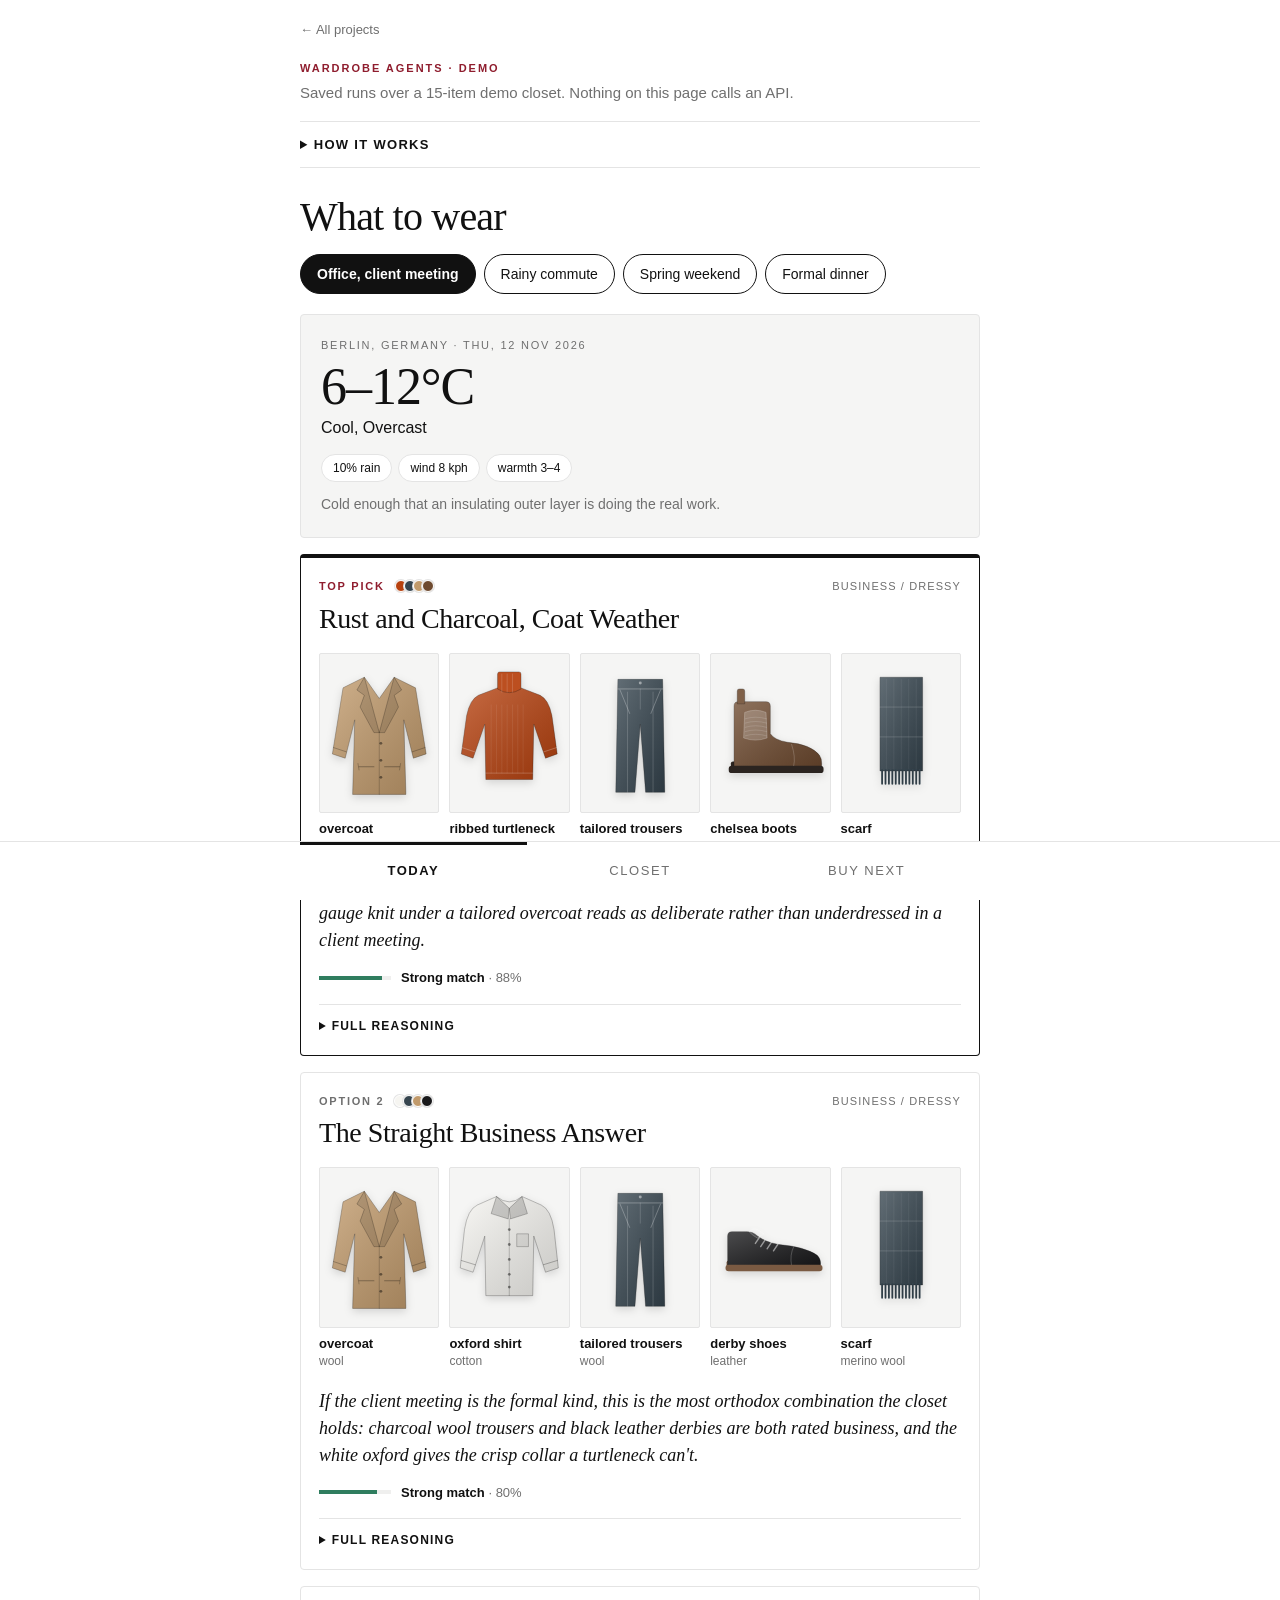
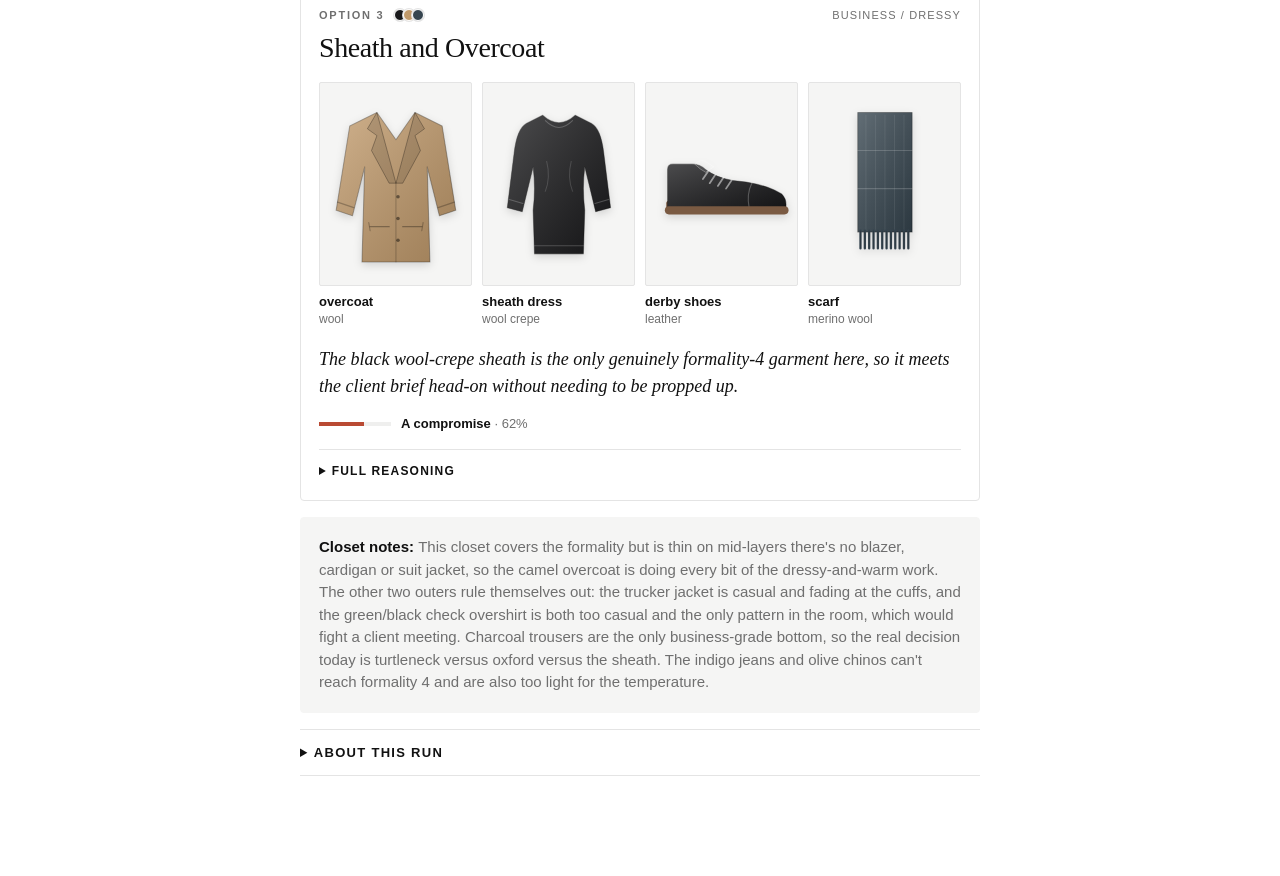
<file: web/index.html>
<!doctype html>
<html lang="en">
<head>
<meta charset="utf-8">
<meta name="viewport" content="width=device-width, initial-scale=1, viewport-fit=cover">
<meta name="theme-color" content="#f6f4f0" media="(prefers-color-scheme: light)">
<meta name="theme-color" content="#16171a" media="(prefers-color-scheme: dark)">
<title>Wardrobe Agents</title>
<meta name="description" content="Saved runs of two pipelines over one closet: agents that pick today's outfits, and a purchase optimizer that ranks what to buy by the new looks it unlocks.">
<link rel="stylesheet" href="styles.css?v=10">
</head>
<body>
<main>
  <header class="intro">
    <a class="back" href="../projects.html">&larr; All projects</a>
    <p class="eyebrow">Wardrobe Agents · demo</p>
    <p class="lede">Saved runs over a 15-item demo closet. Nothing on this page calls an API.</p>
    <details class="how">
      <summary>How it works</summary>
      <p><b>What to wear</b> is three agents. A weather agent turns the forecast into typed constraints with rules, and asks Claude only when the day is ambiguous. A stylist (Claude) picks outfits from the closet. Code then checks every pick: ids must be real, an outfit needs one top and one bottom or one dress, and a wet day needs a waterproof layer. Dropped picks are kept as warnings.</p>
      <p><b>What to buy</b> uses no model. Every pair of items is scored by rules, every valid outfit is enumerated, and each candidate is ranked by the <i>new looks</i> it adds, not by raw combinations. A second pair of the same jeans makes 36 combinations and zero new looks.</p>
    </details>
  </header>

  <!-- Today -->
  <section id="tab-today">
    <h1>What to wear</h1>
    <div class="runs" id="run-list" role="group" aria-label="Saved runs"></div>
    <div id="sample-flag" class="notice warn hidden" role="note">Sample data, written by hand to test the layout. It is not agent output.</div>
    <div class="split">
      <div id="rec-weather"></div>
      <div id="rec-out"><p class="muted">Loading saved runs…</p></div>
      <div id="rec-about"></div>
    </div>
  </section>

  <!-- Closet -->
  <section id="tab-closet" class="hidden">
    <h1>Closet</h1>
    <p class="muted">The 15-item demo closet both stages run on. Each piece is drawn from its colour and pattern; with photos, the real app shows those instead.</p>
    <div id="closet-out"></div>
  </section>

  <!-- Buy -->
  <section id="tab-buy" class="hidden">
    <h1>What to buy next</h1>
    <div id="buy-out"></div>
  </section>
</main>

<nav role="tablist" aria-label="Sections">
  <button role="tab" data-tab="today" aria-selected="true">Today</button>
  <button role="tab" data-tab="closet" aria-selected="false">Closet</button>
  <button role="tab" data-tab="buy" aria-selected="false">Buy next</button>
</nav>

<script src="app.js?v=10"></script>
</body>
</html>
</file>
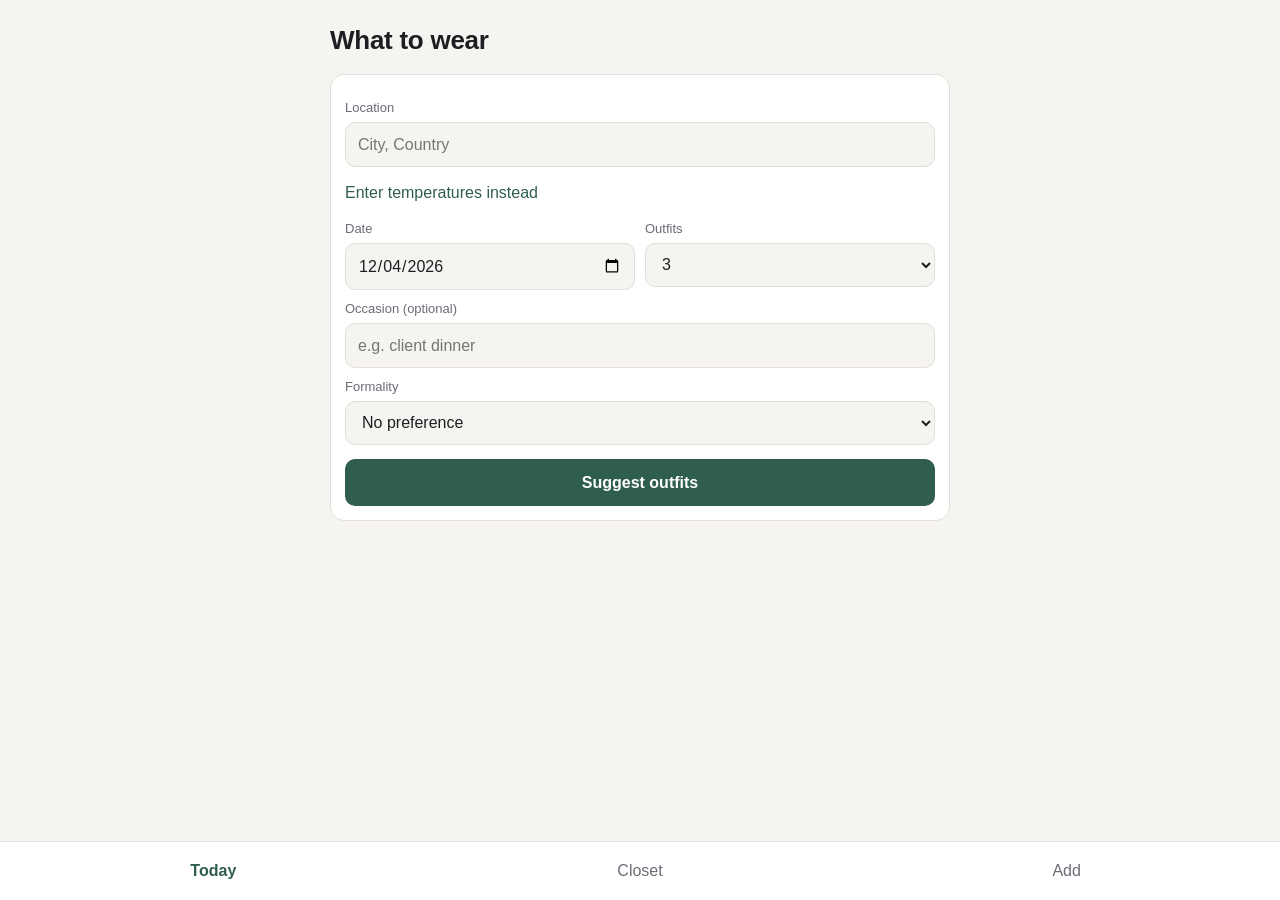
<file: src/wardrobe_agents/web/static/index.html>
<!doctype html>
<html lang="en">
<head>
<meta charset="utf-8">
<meta name="viewport" content="width=device-width, initial-scale=1, viewport-fit=cover">
<meta name="apple-mobile-web-app-capable" content="yes">
<meta name="apple-mobile-web-app-title" content="Wardrobe">
<meta name="theme-color" content="#f6f4f0" media="(prefers-color-scheme: light)">
<meta name="theme-color" content="#16171a" media="(prefers-color-scheme: dark)">
<title>Wardrobe</title>
<style>
:root {
  --bg: #f6f4f0; --card: #ffffff; --ink: #1d1e21; --muted: #6a6d75; --line: #e2dfd8;
  --accent: #2f5d50; --accent-ink: #ffffff; --warn-bg: #fdf3d7; --warn-ink: #6b4e00;
  --err-bg: #fde4e1; --err-ink: #8a1f14; --thumb: #ebe8e1;
}
@media (prefers-color-scheme: dark) {
  :root {
    --bg: #16171a; --card: #202227; --ink: #eceae6; --muted: #9a9da6; --line: #33363d;
    --accent: #7fc4ad; --accent-ink: #10231d; --warn-bg: #3a3115; --warn-ink: #f1d98a;
    --err-bg: #40201c; --err-ink: #ffb4a8; --thumb: #2b2e34;
  }
}
* { box-sizing: border-box; }
html { -webkit-text-size-adjust: 100%; }
body {
  margin: 0; background: var(--bg); color: var(--ink);
  font: 16px/1.45 -apple-system, BlinkMacSystemFont, "Segoe UI", Roboto, sans-serif;
  padding: 0 16px calc(84px + env(safe-area-inset-bottom));
}
main { max-width: 620px; margin: 0 auto; }
h1 { font-size: 26px; margin: 22px 0 14px; letter-spacing: -0.01em; }
h2 { font-size: 13px; text-transform: uppercase; letter-spacing: 0.06em; color: var(--muted); margin: 26px 0 8px; }
p { margin: 0 0 8px; }
.muted { color: var(--muted); font-size: 14px; }
.card { background: var(--card); border: 1px solid var(--line); border-radius: 14px; padding: 14px; margin-bottom: 12px; }
label { display: block; font-size: 13px; color: var(--muted); margin: 10px 0 4px; }
input, select, textarea {
  width: 100%; font: inherit; color: var(--ink); background: var(--bg);
  border: 1px solid var(--line); border-radius: 10px; padding: 10px 12px; min-height: 44px;
}
textarea { min-height: 70px; resize: vertical; }
input.unsure, select.unsure { border-color: #d9a400; box-shadow: 0 0 0 2px rgba(217, 164, 0, 0.25); }
.row { display: grid; grid-template-columns: 1fr 1fr; gap: 10px; }
button {
  font: inherit; font-weight: 600; border: 0; border-radius: 10px; padding: 12px 16px;
  min-height: 46px; background: var(--accent); color: var(--accent-ink); width: 100%; margin-top: 14px;
}
button.secondary { background: transparent; color: var(--accent); border: 1px solid var(--line); }
button.danger { background: transparent; color: var(--err-ink); border: 1px solid var(--line); }
.item.tap { cursor: pointer; border-radius: 10px; }
.item.tap:active { background: var(--thumb); }
.item .chev { margin-left: auto; color: var(--muted); padding: 0 4px; }
button.link { background: none; color: var(--accent); width: auto; padding: 6px 0; min-height: 0; margin-top: 8px; font-weight: 500; }
button:disabled { opacity: 0.55; }
.notice { border-radius: 10px; padding: 10px 12px; margin-bottom: 12px; font-size: 14px; }
.notice.warn { background: var(--warn-bg); color: var(--warn-ink); }
.notice.err { background: var(--err-bg); color: var(--err-ink); }
.notice ul { margin: 0; padding-left: 18px; }
.outfit h3 { margin: 0 0 10px; font-size: 18px; }
.rank { color: var(--muted); font-weight: 500; margin-right: 6px; }
.item { display: flex; gap: 12px; align-items: center; padding: 6px 0; }
.thumb {
  flex: 0 0 52px; width: 52px; height: 52px; border-radius: 10px; background: var(--thumb);
  display: grid; place-items: center; overflow: hidden; position: relative; color: var(--muted); font-weight: 600;
}
.thumb img { width: 100%; height: 100%; object-fit: cover; }
.thumb .dot { position: absolute; right: 4px; bottom: 4px; width: 12px; height: 12px; border-radius: 50%; border: 1px solid var(--line); }
.item .name { font-weight: 500; }
.item .meta { color: var(--muted); font-size: 13px; }
.why { margin-top: 10px; font-size: 15px; }
.why b { font-weight: 600; }
.preview { width: 100%; max-height: 300px; object-fit: contain; border-radius: 10px; background: var(--thumb); margin-bottom: 8px; }
.hidden { display: none !important; }
nav {
  position: fixed; left: 0; right: 0; bottom: 0; background: var(--card); border-top: 1px solid var(--line);
  display: flex; padding-bottom: env(safe-area-inset-bottom);
}
nav button { flex: 1; background: none; color: var(--muted); border-radius: 0; margin: 0; min-height: 58px; font-weight: 500; }
nav button[aria-selected="true"] { color: var(--accent); font-weight: 700; }
</style>
</head>
<body>
<main>
  <!-- Today -->
  <section id="tab-today">
    <h1>What to wear</h1>
    <form id="rec-form" class="card">
      <div id="by-forecast">
        <label for="location">Location</label>
        <input id="location" placeholder="City, Country" autocomplete="address-level2">
      </div>
      <div id="by-temps" class="row hidden">
        <div><label for="temp-min">Low °C</label><input id="temp-min" type="number" step="0.5" inputmode="decimal"></div>
        <div><label for="temp-max">High °C</label><input id="temp-max" type="number" step="0.5" inputmode="decimal"></div>
      </div>
      <button type="button" class="link" id="toggle-temps">Enter temperatures instead</button>
      <div class="row">
        <div><label for="date">Date</label><input id="date" type="date"></div>
        <div><label for="count">Outfits</label>
          <select id="count"><option>1</option><option>2</option><option selected>3</option><option>4</option><option>5</option></select></div>
      </div>
      <label for="occasion">Occasion (optional)</label>
      <input id="occasion" placeholder="e.g. client dinner">
      <label for="formality">Formality</label>
      <select id="formality">
        <option value="">No preference</option>
        <option value="1">1 · loungewear</option><option value="2">2 · casual</option>
        <option value="3">3 · smart casual</option><option value="4">4 · business / dressy</option>
        <option value="5">5 · formal</option>
      </select>
      <button id="rec-go">Suggest outfits</button>
    </form>
    <div id="rec-status"></div>
    <div id="rec-out"></div>
  </section>

  <!-- Closet -->
  <section id="tab-closet" class="hidden">
    <h1>Closet</h1>
    <p class="muted">Tap an item to edit or delete it.</p>
    <div id="closet-msg"></div>
    <div id="closet-status"></div>
    <div id="closet-out"></div>
  </section>

  <!-- Add -->
  <section id="tab-add" class="hidden">
    <h1 id="add-title">Add an item</h1>
    <div class="card" id="add-start">
      <p class="muted">Take a photo of one garment. Its details are read for you to check before anything is saved.</p>
      <input id="photo" type="file" accept="image/*" class="hidden">
      <button id="pick-photo">Take or choose a photo</button>
      <button id="manual" class="secondary">Add without a photo</button>
    </div>
    <div id="add-status"></div>
    <form id="item-form" class="card hidden">
      <img id="preview" class="preview hidden" alt="">
      <p id="confidence" class="muted"></p>
      <div class="row">
        <div><label for="f-category">Category</label>
          <select id="f-category"><option>top</option><option>bottom</option><option>dress</option><option>outer</option><option>shoes</option><option>accessory</option></select></div>
        <div><label for="f-subcategory">Type</label><input id="f-subcategory" placeholder="oxford shirt" required></div>
      </div>
      <label for="f-colors">Colours (comma separated, main first)</label>
      <input id="f-colors" placeholder="navy, white" required>
      <div class="row">
        <div><label for="f-pattern">Pattern</label><input id="f-pattern" value="solid" required></div>
        <div><label for="f-fabric">Fabric</label><input id="f-fabric" placeholder="cotton" required></div>
      </div>
      <div class="row">
        <div><label for="f-warmth">Warmth</label>
          <select id="f-warmth"><option value="0">0 · hot weather only</option><option value="1">1 · light</option><option value="2" selected>2 · mild</option><option value="3">3 · cool</option><option value="4">4 · cold</option><option value="5">5 · freezing</option></select></div>
        <div><label for="f-formality">Formality</label>
          <select id="f-formality"><option value="1">1 · loungewear</option><option value="2">2 · casual</option><option value="3" selected>3 · smart casual</option><option value="4">4 · business</option><option value="5">5 · formal</option></select></div>
      </div>
      <label for="f-condition">Condition</label>
      <select id="f-condition"><option>new</option><option>excellent</option><option selected>good</option><option>worn</option><option>retire</option></select>
      <label for="f-tags">Tags (comma separated — use waterproof or windproof for rain and wind)</label>
      <input id="f-tags" placeholder="waterproof, workwear">
      <label for="f-notes">Notes</label>
      <textarea id="f-notes"></textarea>
      <button id="save-item">Save to closet</button>
      <button type="button" class="danger hidden" id="delete-item">Delete item</button>
      <button type="button" class="secondary" id="cancel-item">Cancel</button>
    </form>
  </section>
</main>

<nav role="tablist">
  <button role="tab" data-tab="today" aria-selected="true">Today</button>
  <button role="tab" data-tab="closet" aria-selected="false">Closet</button>
  <button role="tab" data-tab="add" aria-selected="false">Add</button>
</nav>

<script>
"use strict";
const $ = (id) => document.getElementById(id);
const WARMTH = ["hot weather only", "light", "mild", "cool", "cold", "freezing"];
const FORMALITY = ["", "loungewear", "casual", "smart casual", "business / dressy", "formal"];
const CATEGORIES = ["top", "bottom", "dress", "outer", "shoes", "accessory"];

// Everything from the server, including model-written text, is inserted as text.
function el(tag, props = {}, ...children) {
  const node = document.createElement(tag);
  for (const [key, value] of Object.entries(props)) {
    if (key === "class") node.className = value;
    else if (key === "text") node.textContent = value;
    else node.setAttribute(key, value);
  }
  for (const child of children) if (child) node.append(child);
  return node;
}

async function api(path, options = {}) {
  let response;
  try {
    response = await fetch(path, options);
  } catch {
    throw new Error("Could not reach the wardrobe server. Is it still running on your computer?");
  }
  const body = await response.json().catch(() => ({}));
  if (!response.ok) {
    const detail = body.detail;
    if (Array.isArray(detail)) throw new Error(detail.map((d) => `${d.loc.slice(1).join(".")}: ${d.msg}`).join("; "));
    throw new Error(typeof detail === "string" ? detail : "The server rejected that request.");
  }
  return body;
}
const postJson = (path, data) =>
  api(path, { method: "POST", headers: { "Content-Type": "application/json" }, body: JSON.stringify(data) });

function notice(target, kind, lines) {
  target.replaceChildren();
  if (!lines || !lines.length) return;
  const box = el("div", { class: `notice ${kind}`, role: kind === "err" ? "alert" : "status" });
  if (lines.length === 1) box.textContent = lines[0];
  else box.append(el("ul", {}, ...lines.map((line) => el("li", { text: line }))));
  target.append(box);
}

function thumb(item) {
  const box = el("div", { class: "thumb" });
  if (item.has_photo) {
    box.append(el("img", { src: `/api/items/${encodeURIComponent(item.id)}/photo`, alt: "", loading: "lazy" }));
  } else {
    box.append(el("span", { text: item.category.slice(0, 1).toUpperCase() }));
    const color = (item.colors[0] || "").replace(/\s+/g, "");
    if (color && CSS.supports("color", color)) {
      const dot = el("span", { class: "dot" });
      dot.style.background = color;
      box.append(dot);
    }
  }
  return box;
}

function itemRow(item, detailed) {
  const parts = [item.fabric, `warmth ${item.warmth}`, FORMALITY[item.formality]];
  if (detailed) {
    parts.push(item.last_worn ? `worn ${item.last_worn}` : "never worn");
    if (item.tags.length) parts.push(item.tags.join(", "));
  }
  const row = el("div", { class: "item" }, thumb(item),
    el("div", {}, el("div", { class: "name", text: item.label }), el("div", { class: "meta", text: parts.join(" · ") })));
  if (detailed) {
    row.classList.add("tap");
    row.setAttribute("role", "button");
    row.setAttribute("tabindex", "0");
    row.setAttribute("aria-label", `Edit ${item.label}`);
    row.append(el("span", { class: "chev", text: "›" }));
    row.addEventListener("click", () => startEdit(item));
    row.addEventListener("keydown", (event) => { if (event.key === "Enter") startEdit(item); });
  }
  return row;
}

// ---- tabs ---------------------------------------------------------------
function selectTab(name) {
  for (const button of document.querySelectorAll("nav button")) {
    const active = button.dataset.tab === name;
    button.setAttribute("aria-selected", String(active));
    $(`tab-${button.dataset.tab}`).classList.toggle("hidden", !active);
  }
  if (name === "closet") loadCloset();
  window.scrollTo(0, 0);
}
for (const button of document.querySelectorAll("nav button")) {
  button.addEventListener("click", () => {
    if (editing) resetAdd();  // leaving an edit by the tab bar abandons it
    notice($("closet-msg"), "warn", []);
    selectTab(button.dataset.tab);
  });
}

// ---- today --------------------------------------------------------------
const today = new Date();
$("date").value = new Date(today - today.getTimezoneOffset() * 60000).toISOString().slice(0, 10);
try { $("location").value = localStorage.getItem("wardrobe.location") || ""; } catch {}

let useTemps = false;
$("toggle-temps").addEventListener("click", () => {
  useTemps = !useTemps;
  $("by-temps").classList.toggle("hidden", !useTemps);
  $("by-forecast").classList.toggle("hidden", useTemps);
  $("toggle-temps").textContent = useTemps ? "Use the forecast instead" : "Enter temperatures instead";
});

$("rec-form").addEventListener("submit", async (event) => {
  event.preventDefault();
  const body = {
    date: $("date").value || null,
    occasion: $("occasion").value.trim() || null,
    formality: $("formality").value ? Number($("formality").value) : null,
    count: Number($("count").value),
  };
  if (useTemps) {
    if ($("temp-min").value === "" || $("temp-max").value === "") {
      return notice($("rec-status"), "err", ["Enter both a low and a high temperature."]);
    }
    body.temp_min = Number($("temp-min").value);
    body.temp_max = Number($("temp-max").value);
  } else {
    body.location = $("location").value.trim();
    if (!body.location) return notice($("rec-status"), "err", ["Enter a location first."]);
    try { localStorage.setItem("wardrobe.location", body.location); } catch {}
  }

  const button = $("rec-go");
  button.disabled = true;
  button.textContent = "Styling… this can take a minute";
  notice($("rec-status"), "warn", []);
  $("rec-out").replaceChildren();
  try {
    renderRecommendation(await postJson("/api/recommend", body));
  } catch (error) {
    notice($("rec-status"), "err", [error.message]);
  } finally {
    button.disabled = false;
    button.textContent = "Suggest outfits";
  }
});

function renderRecommendation(data) {
  const out = $("rec-out");
  const c = data.constraints;
  const weather = el("div", { class: "card" },
    el("p", { text: data.summary }),
    el("p", { class: "muted", text: `Warmth ${c.min_warmth}–${c.max_warmth} · ${c.layering_advice}` }));
  if (c.notes) weather.append(el("p", { class: "muted", text: c.notes }));
  out.append(weather);

  for (const outfit of data.suggestions) {
    const card = el("div", { class: "card outfit" },
      el("h3", {}, el("span", { class: "rank", text: `${outfit.rank}.` }), outfit.name));
    for (const item of outfit.items) card.append(itemRow(item, false));
    card.append(el("p", { class: "why" }, el("b", { text: "Why: " }), outfit.rationale));
    card.append(el("p", { class: "why" }, el("b", { text: "Weather: " }), outfit.weather_fit));
    const worn = el("button", { class: "secondary", type: "button", text: "I wore this" });
    worn.addEventListener("click", async () => {
      worn.disabled = true;
      try {
        await postJson("/api/worn", { item_ids: outfit.item_ids });
        worn.textContent = "Marked as worn today";
      } catch (error) {
        worn.disabled = false;
        notice($("rec-status"), "err", [error.message]);
      }
    });
    card.append(worn);
    out.append(card);
  }
  if (data.overall_notes) out.append(el("div", { class: "card" }, el("p", { text: data.overall_notes })));
  if (data.warnings.length) {
    const box = el("div");
    notice(box, "warn", data.warnings);
    out.append(box);
  }
}

// ---- closet -------------------------------------------------------------
async function loadCloset() {
  const out = $("closet-out");
  try {
    const data = await api("/api/closet");
    notice($("closet-status"), "warn", data.is_seed
      ? ["This is the bundled demo closet. Adding an item starts your own copy of it."] : []);
    out.replaceChildren();
    for (const category of CATEGORIES) {
      const group = data.items.filter((item) => item.category === category);
      if (!group.length) continue;
      out.append(el("h2", { text: `${category} · ${group.length}` }));
      out.append(el("div", { class: "card" }, ...group.map((item) => itemRow(item, true))));
    }
    if (!data.items.length) out.append(el("p", { class: "muted", text: "No items yet. Add one from the Add tab." }));
  } catch (error) {
    notice($("closet-status"), "err", [error.message]);
  }
}

// ---- add ----------------------------------------------------------------
let upload = null;
let editing = null;  // the closet item being edited, or null when adding
const FIELDS = ["category", "subcategory", "colors", "pattern", "fabric", "warmth", "formality", "condition", "notes"];

function showForm(item, unsure, confidence) {
  for (const name of FIELDS) {
    const input = $(`f-${name}`);
    const value = item[name];
    input.value = Array.isArray(value) ? value.join(", ") : (value ?? "");
    input.classList.toggle("unsure", unsure.includes(name));
  }
  $("f-tags").value = (item.tags || []).join(", ");
  $("confidence").textContent = confidence == null ? "" :
    `Read from the photo with ${Math.round(confidence * 100)}% confidence.` +
    (unsure.length ? ` Check the highlighted field${unsure.length > 1 ? "s" : ""}.` : "");
  $("item-form").classList.remove("hidden");
  $("add-start").classList.add("hidden");
}

function startEdit(item) {
  resetAdd();
  editing = item;
  selectTab("add");
  notice($("add-status"), "warn", []);
  showForm(item, [], null);
  $("add-title").textContent = "Edit item";
  $("f-category").disabled = true;  // the id encodes the category
  $("save-item").textContent = "Save changes";
  $("delete-item").classList.remove("hidden");
  if (item.has_photo) {
    $("preview").src = `/api/items/${encodeURIComponent(item.id)}/photo`;
    $("preview").classList.remove("hidden");
  }
}

function backToCloset(message) {
  resetAdd();
  selectTab("closet");
  notice($("closet-msg"), "warn", message ? [message] : []);
}

function resetAdd() {
  upload = null;
  editing = null;
  $("add-title").textContent = "Add an item";
  $("f-category").disabled = false;
  $("save-item").textContent = "Save to closet";
  $("delete-item").classList.add("hidden");
  $("item-form").reset();
  $("item-form").classList.add("hidden");
  $("preview").classList.add("hidden");
  $("add-start").classList.remove("hidden");
  $("photo").value = "";
}

// Phone photos are far larger than the model needs; shrink before uploading.
async function shrink(file) {
  try {
    const bitmap = await createImageBitmap(file, { imageOrientation: "from-image" });
    const scale = Math.min(1, 1568 / Math.max(bitmap.width, bitmap.height));
    const canvas = document.createElement("canvas");
    canvas.width = Math.round(bitmap.width * scale);
    canvas.height = Math.round(bitmap.height * scale);
    canvas.getContext("2d").drawImage(bitmap, 0, 0, canvas.width, canvas.height);
    const blob = await new Promise((resolve) => canvas.toBlob(resolve, "image/jpeg", 0.85));
    return blob || file;
  } catch {
    return file;
  }
}

$("pick-photo").addEventListener("click", () => $("photo").click());
$("manual").addEventListener("click", () => {
  notice($("add-status"), "warn", []);
  showForm({ category: "top", pattern: "solid", warmth: 2, formality: 3, condition: "good" }, [], null);
});
$("cancel-item").addEventListener("click", () => {
  if (editing) return backToCloset("");
  resetAdd();
  notice($("add-status"), "warn", []);
});

$("delete-item").addEventListener("click", async () => {
  const item = editing;
  if (!item || !confirm(`Delete ${item.label} from your closet? This cannot be undone.`)) return;
  const button = $("delete-item");
  button.disabled = true;
  try {
    await api(`/api/items/${encodeURIComponent(item.id)}`, { method: "DELETE" });
    backToCloset(`Deleted ${item.label}.`);
  } catch (error) {
    notice($("add-status"), "err", [error.message]);
  } finally {
    button.disabled = false;
  }
});

$("photo").addEventListener("change", async () => {
  const file = $("photo").files[0];
  if (!file) return;
  const button = $("pick-photo");
  button.disabled = true;
  button.textContent = "Reading the photo…";
  notice($("add-status"), "warn", []);
  try {
    const image = await shrink(file);
    const form = new FormData();
    form.append("photo", image, "photo.jpg");
    const data = await api("/api/extract", { method: "POST", body: form });
    upload = data.upload;
    $("preview").src = URL.createObjectURL(image);
    $("preview").classList.remove("hidden");
    showForm(data.item, data.uncertain_fields, data.confidence);
  } catch (error) {
    notice($("add-status"), "err", [error.message]);
    $("photo").value = "";
  } finally {
    button.disabled = false;
    button.textContent = "Take or choose a photo";
  }
});

const list = (text) => text.split(",").map((part) => part.trim()).filter(Boolean);

$("item-form").addEventListener("submit", async (event) => {
  event.preventDefault();
  const body = {
    category: $("f-category").value,
    subcategory: $("f-subcategory").value.trim(),
    colors: list($("f-colors").value),
    pattern: $("f-pattern").value.trim(),
    fabric: $("f-fabric").value.trim(),
    warmth: Number($("f-warmth").value),
    formality: Number($("f-formality").value),
    condition: $("f-condition").value,
    notes: $("f-notes").value.trim() || null,
    tags: list($("f-tags").value),
    upload,
  };
  const button = $("save-item");
  button.disabled = true;
  try {
    if (editing) {
      const { category, upload: _unused, ...changes } = body;
      const data = await api(`/api/items/${encodeURIComponent(editing.id)}`, {
        method: "PUT", headers: { "Content-Type": "application/json" }, body: JSON.stringify(changes),
      });
      backToCloset(`Saved changes to ${data.item.label}.`);
      return;
    }
    const data = await postJson("/api/items", body);
    resetAdd();
    notice($("add-status"), "warn", [`Saved ${data.item.label} as ${data.item.id}.`]);
  } catch (error) {
    notice($("add-status"), "err", [error.message]);
  } finally {
    button.disabled = false;
  }
});
</script>
</body>
</html>
</file>
<file: web/styles.css>
/* Wardrobe Agents demo. Fashion-editorial: white page, black ink, hairlines, one wine-red accent.
   One column at every screen size, so every block shares the same left and right edges. */
:root {
  --bg: #ffffff; --card: #ffffff; --ink: #111111; --muted: #6f6f6f; --line: #e4e4e4; --line-strong: #111111;
  --accent: #111111; --accent-ink: #ffffff; --pop: #8f1d2e; --soft: #f5f5f4;
  --hero-bg: #111111; --hero-ink: #ffffff; --hero-muted: #b9b9b9; --hero-chip: #2a2a2a;
  --warn-bg: #fdf3d7; --warn-ink: #6b4e00; --err-bg: #fde4e1; --err-ink: #8a1f14; --thumb: #efefee;
  --ok-bg: #e3f0ea; --ok-ink: #1f4a3d; --info-bg: #e8edf4; --info-ink: #2c4466;
  --good: #2f7d5f; --mid: #c28a1c; --low: #b94a33;
  --serif: "Iowan Old Style", "Palatino Linotype", Palatino, Charter, Georgia, serif;
  --sans: -apple-system, BlinkMacSystemFont, "Segoe UI", Roboto, sans-serif;
  --col: 680px;
}
@media (prefers-color-scheme: dark) {
  :root {
    --bg: #0c0c0d; --card: #0c0c0d; --ink: #f4f4f2; --muted: #9a9a9a; --line: #2a2a2c; --line-strong: #f4f4f2;
    --accent: #f4f4f2; --accent-ink: #0c0c0d; --pop: #ff8a9a; --soft: #17171a;
    --hero-bg: #f4f4f2; --hero-ink: #0c0c0d; --hero-muted: #5d5d5d; --hero-chip: #e2e2de;
    --warn-bg: #3a3115; --warn-ink: #f1d98a; --err-bg: #40201c; --err-ink: #ffb4a8; --thumb: #232326;
    --ok-bg: #1c3a31; --ok-ink: #a9e0cc; --info-bg: #1f2a3b; --info-ink: #b4c8e6;
    --good: #6fc4a1; --mid: #e0b651; --low: #ee8c74;
  }
}
* { box-sizing: border-box; }
html { -webkit-text-size-adjust: 100%; }
body {
  margin: 0; background: var(--bg); color: var(--ink);
  font: 16px/1.5 var(--sans);
  padding: 0 16px calc(84px + env(safe-area-inset-bottom));
  overflow-wrap: anywhere;
}
main { max-width: var(--col); margin: 0 auto; }
h1 { font: 400 40px/1.05 var(--serif); margin: 28px 0 16px; letter-spacing: -0.02em; }
h2 { font-size: 11px; text-transform: uppercase; letter-spacing: 0.16em; color: var(--muted); margin: 30px 0 10px; font-weight: 600; }
p { margin: 0 0 8px; }
p:last-child { margin-bottom: 0; }
a { color: var(--ink); }
.muted { color: var(--muted); font-size: 14px; }
.card { background: var(--card); border: 1px solid var(--line); border-radius: 4px; padding: 18px; margin-bottom: 16px; }
.hidden { display: none !important; }

/* intro */
.intro { padding-top: 14px; }
.back { display: inline-block; font-size: 13px; text-decoration: none; padding: 6px 0; color: var(--muted); }
.back:hover { color: var(--ink); }
.eyebrow { margin: 14px 0 6px; font-size: 11px; text-transform: uppercase; letter-spacing: 0.18em; color: var(--pop); font-weight: 700; }
.lede { color: var(--muted); font-size: 15px; }
.how { border-top: 1px solid var(--line); border-bottom: 1px solid var(--line); margin-top: 16px; font-size: 15px; }
.how summary { cursor: pointer; padding: 13px 0; font-weight: 600; font-size: 13px; text-transform: uppercase; letter-spacing: 0.1em; }
.how p { margin-bottom: 12px; }

/* scenario chooser */
.runs { display: flex; flex-wrap: wrap; gap: 8px; margin-bottom: 20px; }
.runs button {
  font: inherit; font-size: 14px; font-weight: 500; border-radius: 999px; padding: 8px 16px; min-height: 40px;
  background: transparent; color: var(--ink); border: 1px solid var(--line-strong); cursor: pointer;
  transition: background .15s, color .15s;
}
.runs button:hover { background: var(--soft); }
.runs button[aria-pressed="true"] { background: var(--accent); color: var(--accent-ink); font-weight: 600; }

/* today: weather, outfits, about. Same column on every screen. */
.split { display: block; }
#rec-about { margin-top: 8px; }

/* weather: a light panel, same width as everything else */
.weather { background: var(--soft); color: var(--ink); border-color: var(--line); padding: 22px 20px; }
.weather .place { font-size: 11px; text-transform: uppercase; letter-spacing: 0.16em; color: var(--muted); }
.weather .temp { font: 400 52px/1.05 var(--serif); letter-spacing: -0.02em; margin: 6px 0 2px; }
.weather .cond { font-size: 16px; text-transform: capitalize; }
.stat-row { display: flex; flex-wrap: wrap; gap: 6px; margin: 14px 0 12px; }
.stat-row span { font-size: 12px; background: var(--card); color: var(--ink); border: 1px solid var(--line); border-radius: 999px; padding: 4px 11px; }
.weather .advice { font-size: 14px; color: var(--muted); margin: 6px 0 0; }
.weather .more { margin-top: 12px; }
.weather .more > summary { padding-top: 12px; }

/* about this run */
.about { border-top: 1px solid var(--line); border-bottom: 1px solid var(--line); margin-bottom: 16px; }
.about > summary { cursor: pointer; padding: 13px 0; font-weight: 600; font-size: 13px; text-transform: uppercase; letter-spacing: 0.1em; }
.fields { display: grid; grid-template-columns: 1fr 1fr; gap: 0 12px; padding-bottom: 8px; }
.field .k { display: block; font-size: 11px; text-transform: uppercase; letter-spacing: 0.1em; color: var(--muted); margin: 10px 0 3px; }
.field .v { display: block; font-size: 15px; }
.field.wide { grid-column: 1 / -1; }
.blurb { margin: 4px 0 12px; font-size: 14px; color: var(--muted); font-style: italic; }
.trace { font-size: 14px; padding-bottom: 14px; border-top: 1px solid var(--line); padding-top: 12px; }
.trace ol { margin: 8px 0 0; padding-left: 20px; }
.trace li { margin: 3px 0; }
.tag { display: inline-block; font-size: 11px; font-weight: 600; border-radius: 3px; padding: 1px 7px; vertical-align: 1px; }
.tag.model { background: var(--info-bg); color: var(--info-ink); }
.tag.code { background: var(--thumb); color: var(--muted); }

.notice { border-radius: 4px; padding: 10px 12px; margin-bottom: 12px; font-size: 14px; }
.notice.warn { background: var(--warn-bg); color: var(--warn-ink); }
.notice.err { background: var(--err-bg); color: var(--err-ink); }
.notice ul { margin: 0; padding-left: 18px; }
.notice b { font-weight: 600; }

/* outfit cards */
.outfit { padding: 20px 18px 18px; }
.outfit.top-pick { border-color: var(--line-strong); border-top-width: 4px; }
.outfit-head { display: flex; justify-content: space-between; align-items: baseline; gap: 10px; flex-wrap: wrap; }
.badge { font-size: 11px; font-weight: 700; letter-spacing: .16em; text-transform: uppercase; color: var(--muted); }
.top-pick .badge { color: var(--pop); }
.outfit-head > .muted { font-size: 11px; text-transform: uppercase; letter-spacing: .1em; }
.outfit h3 { font: 400 28px/1.15 var(--serif); margin: 8px 0 18px; letter-spacing: -0.015em; }

/* the flat lay: one tile per piece, always one row of equal columns, never scrolls sideways */
.lay { display: grid; grid-auto-flow: column; grid-auto-columns: minmax(0, 1fr); gap: 6px; margin-bottom: 18px; }
.piece { min-width: 0; }
.chip {
  aspect-ratio: 3 / 4; border-radius: 2px; position: relative; overflow: hidden;
  background: var(--soft); border: 1px solid var(--line);
}
.chip .garment { position: absolute; inset: 7% 5%; width: 90%; height: 86%; filter: drop-shadow(0 3px 4px rgba(0,0,0,.14)); }
.piece .pname { font-size: 11.5px; line-height: 1.25; margin-top: 8px; font-weight: 600; overflow-wrap: break-word; }
.piece .pmeta { font-size: 11px; color: var(--muted); line-height: 1.3; margin-top: 2px; overflow-wrap: break-word; }
@media (max-width: 519px) {
  .outfit { padding: 18px 14px 16px; }
  .lay { gap: 5px; }
  .piece .pname { font-size: 10.5px; letter-spacing: -0.01em; }
  .piece .pmeta { font-size: 10.5px; }
  .outfit h3 { font-size: 24px; }
}
@media (min-width: 520px) { .lay { gap: 10px; } .piece .pname { font-size: 13px; } .piece .pmeta { font-size: 12px; } }

.outfit-head .lhs { display: inline-flex; align-items: center; gap: 10px; }
.palette { display: inline-flex; }
.pdot { width: 12px; height: 12px; border-radius: 50%; border: 1px solid var(--bg); box-shadow: 0 0 0 1px var(--line); margin-left: -3px; }
.pdot:first-child { margin-left: 0; }

.lead { font: italic 400 18px/1.5 var(--serif); margin: 0 0 14px; }
.conf { display: flex; align-items: center; gap: 10px; font-size: 13px; color: var(--muted); }
.conf .meter { flex: 0 0 72px; height: 4px; background: var(--thumb); overflow: hidden; }
.conf .meter span { display: block; height: 100%; }
.conf.good .meter span { background: var(--good); } .conf.mid .meter span { background: var(--mid); } .conf.low .meter span { background: var(--low); }
.conf b { color: var(--ink); font-weight: 600; }
.more { border-top: 1px solid var(--line); margin-top: 16px; }
.more > summary { cursor: pointer; padding: 12px 0 2px; font-size: 12px; font-weight: 600; text-transform: uppercase; letter-spacing: .1em; }
.more .why { margin-top: 10px; font-size: 15px; }
.why b { font-weight: 600; }
.notes-card { font-size: 15px; color: var(--muted); background: var(--soft); border-color: var(--soft); }
.notes-card b { color: var(--ink); }

/* closet: a visual wardrobe */
.wardrobe { display: grid; grid-template-columns: repeat(3, minmax(0, 1fr)); gap: 18px 10px; }
@media (min-width: 560px) { .wardrobe { grid-template-columns: repeat(4, minmax(0, 1fr)); gap: 22px 14px; } }
.gcard { min-width: 0; }
.gname { font-size: 13px; font-weight: 600; line-height: 1.25; margin-top: 8px; overflow-wrap: break-word; }
.gmeta { font-size: 11.5px; color: var(--muted); margin-top: 2px; line-height: 1.3; }
.gnote { font: italic 12px/1.35 var(--serif); color: var(--muted); margin-top: 4px; }
.item .name { font-weight: 600; }

/* buy next */
.stats { display: grid; grid-template-columns: repeat(3, auto); justify-content: space-between; gap: 10px; text-align: center; padding-left: 22px; padding-right: 22px; }
.stat .n { display: block; font: 400 30px/1.1 var(--serif); white-space: nowrap; }
.stat .l { display: block; font-size: 11px; text-transform: uppercase; letter-spacing: .08em; color: var(--muted); }
.cand-top { display: flex; gap: 14px; align-items: flex-start; margin-bottom: 14px; }
.cand-tile { flex: 0 0 84px; width: 84px; }
.cand-main { min-width: 0; }
.cand-main .verdict { display: inline-block; margin-bottom: 8px; }
.cand h3 { margin: 0 0 4px; font: 400 22px/1.2 var(--serif); }
.cand .note { font: italic 14px/1.4 var(--serif); }
.pchip { display: inline-flex; align-items: center; gap: 6px; }
.pchip .mini { width: 14px; height: 18px; flex: 0 0 14px; }
.pchip .mini svg { width: 100%; height: 100%; display: block; }
.cand .head { display: flex; gap: 10px; align-items: baseline; justify-content: space-between; flex-wrap: wrap; }
.rank { color: var(--pop); margin-right: 8px; }
.verdict { font-size: 11px; font-weight: 700; text-transform: uppercase; letter-spacing: 0.08em; border-radius: 3px; padding: 2px 8px; white-space: nowrap; }
.verdict.recommended { background: var(--ok-bg); color: var(--ok-ink); }
.verdict.marginal { background: var(--warn-bg); color: var(--warn-ink); }
.verdict.redundant { background: var(--err-bg); color: var(--err-ink); }
.verdict.not_scored { background: var(--info-bg); color: var(--info-ink); }
.gain { display: flex; gap: 4px 14px; flex-wrap: wrap; margin: 4px 0 6px; font-size: 15px; align-items: baseline; }
.gain .muted { font-size: 13px; }
.gain b { font: 400 28px/1 var(--serif); }
.bar { height: 4px; background: var(--thumb); overflow: hidden; margin: 4px 0 12px; }
.bar span { display: block; height: 100%; background: var(--accent); }
.cand .chips { display: flex; flex-wrap: wrap; gap: 6px; margin-top: 8px; font-size: 13px; }
.cand .chips .pchip { border: 1px solid var(--line); border-radius: 999px; padding: 3px 10px 3px 8px; }
.cand .chips .k { border: 0; padding: 2px 0; color: var(--muted); font-size: 12px; text-transform: uppercase; letter-spacing: .08em; }
.cand.highlight { border-color: var(--line-strong); border-top-width: 4px; }
.why { font-size: 15px; }

/* navigation: bottom tab bar, like the app, at every size */
nav {
  position: fixed; left: 0; right: 0; bottom: 0; background: var(--bg); border-top: 1px solid var(--line);
  display: flex; justify-content: center; padding-bottom: env(safe-area-inset-bottom); z-index: 10;
}
nav button {
  flex: 1; max-width: calc(var(--col) / 3); font: inherit; font-size: 13px; text-transform: uppercase; letter-spacing: .12em;
  background: none; color: var(--muted); border: 0; border-radius: 0; margin: 0; min-height: 58px; font-weight: 500; cursor: pointer;
}
nav button[aria-selected="true"] { color: var(--ink); font-weight: 700; box-shadow: inset 0 3px 0 var(--ink); }
button:focus-visible, summary:focus-visible, a:focus-visible { outline: 2px solid var(--pop); outline-offset: 2px; }

@media (max-width: 360px) {
  .fields { grid-template-columns: 1fr; }
  .stats { grid-template-columns: 1fr 1fr; }
  h1 { font-size: 34px; }
}
</file>
